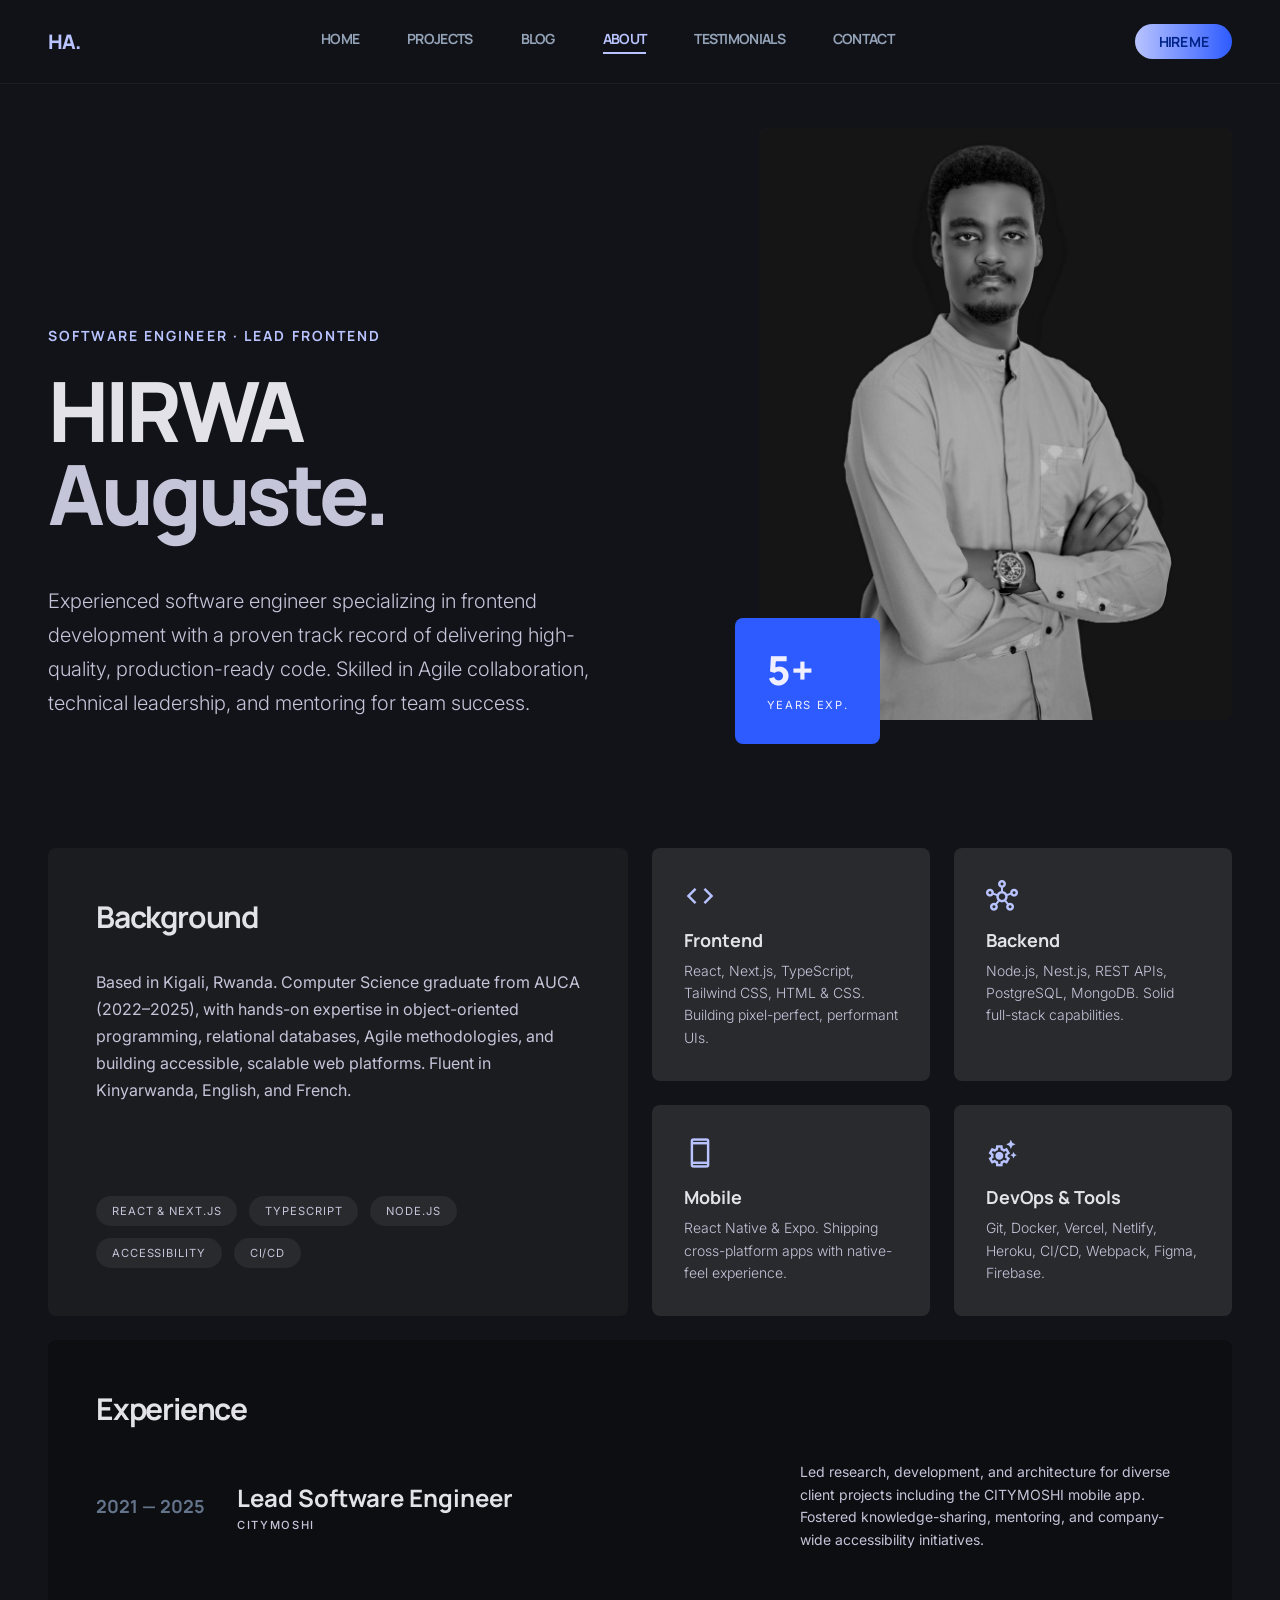
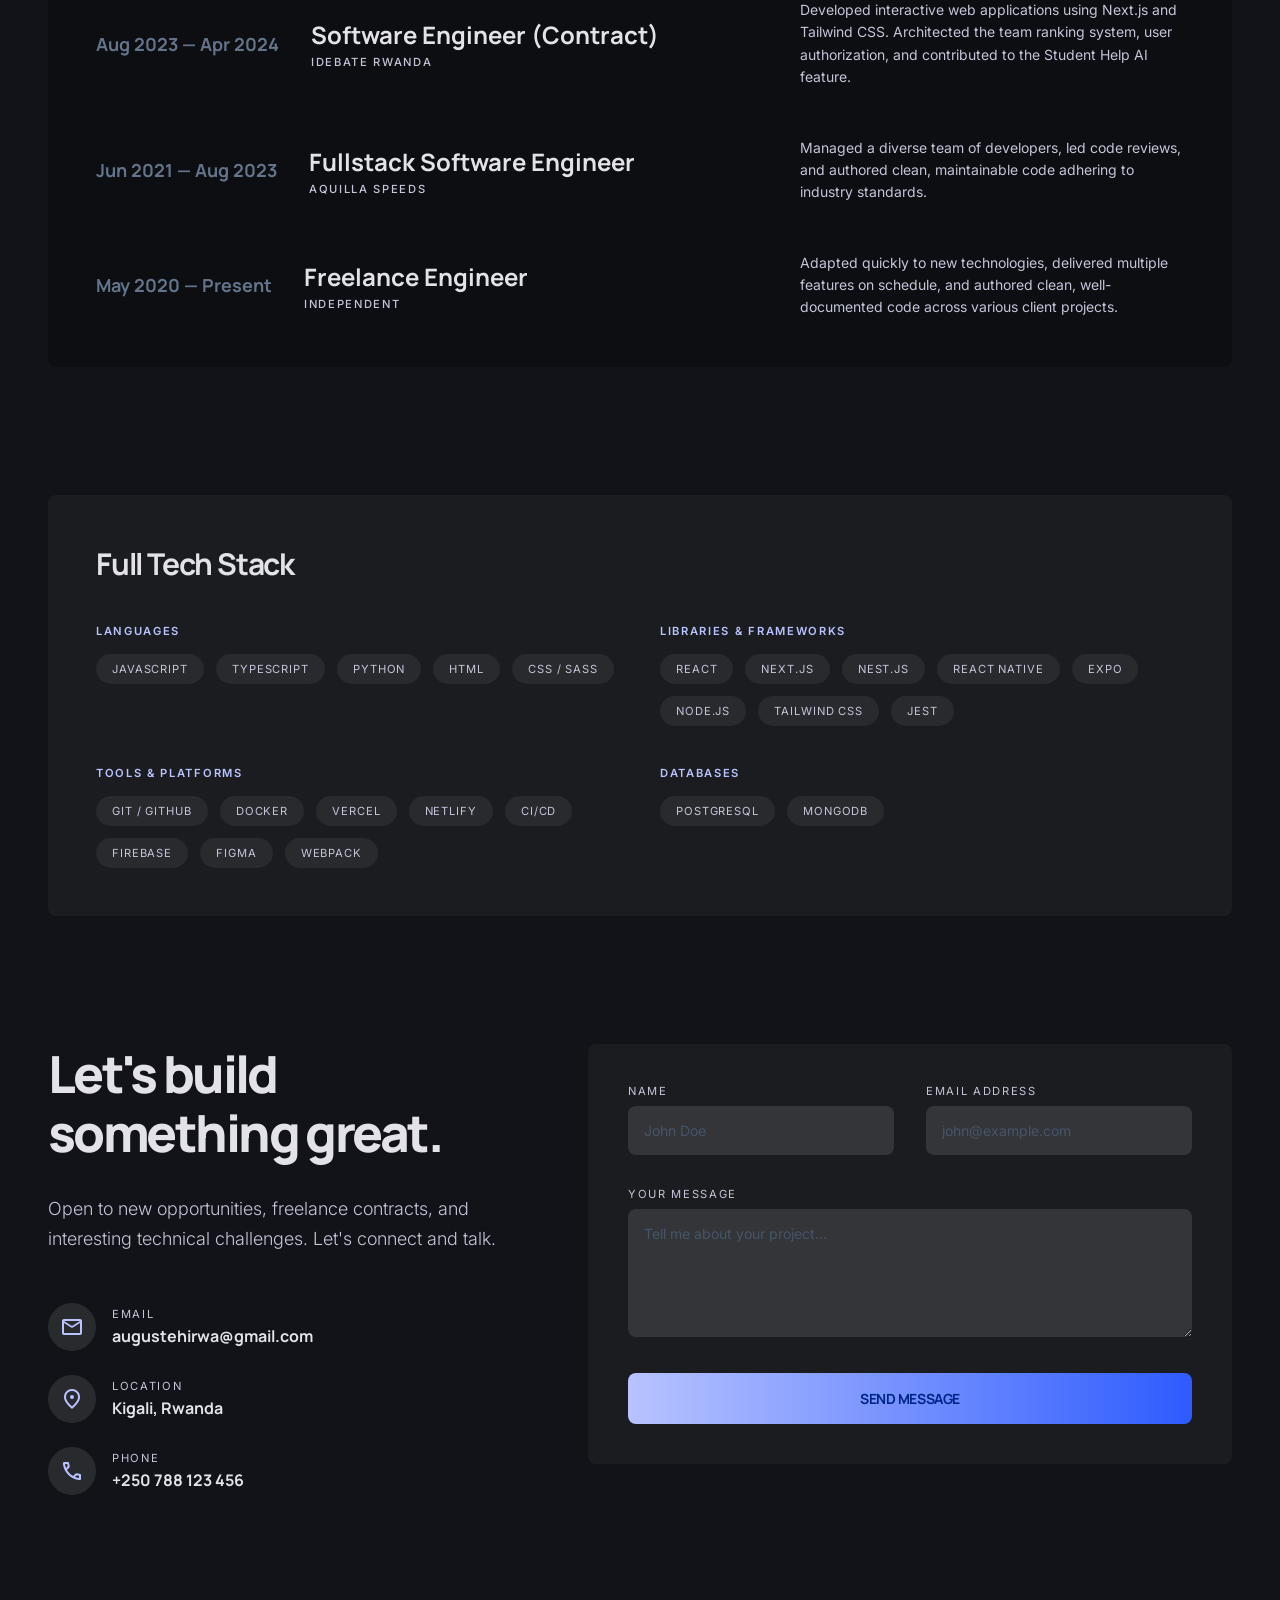
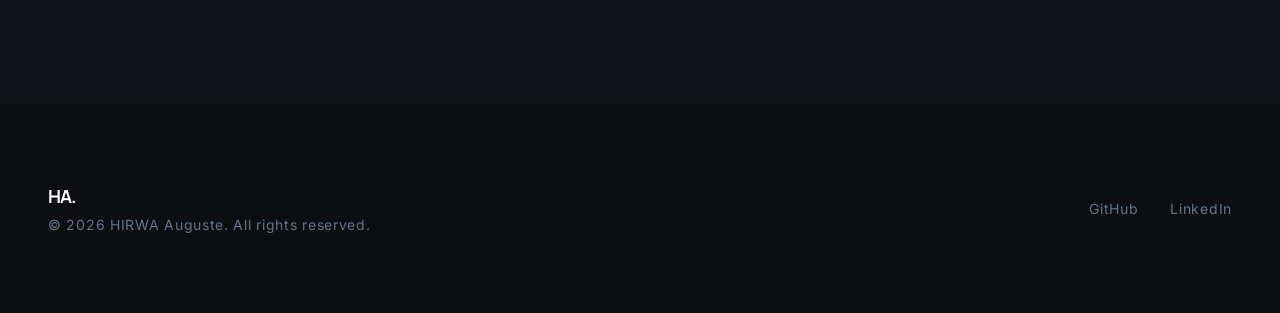
<file: about.html>
<!doctype html>
<html lang="en">
  <head>
    <meta charset="utf-8" />
    <meta content="width=device-width, initial-scale=1.0" name="viewport" />
    <title>About | HIRWA Auguste — Software Engineer</title>
    <meta
      name="description"
      content="About HIRWA Auguste — Lead Software Engineer based in Kigali, Rwanda. Expert in React, Next.js, TypeScript, and Node.js."
    />
    <meta
      property="og:title"
      content="About | HIRWA Auguste — Software Engineer"
    />
    <meta
      property="og:description"
      content="About HIRWA Auguste — Lead Software Engineer based in Kigali, Rwanda. Expert in React, Next.js, TypeScript, and Node.js."
    />
    <meta property="og:type" content="profile" />
    <meta property="og:url" content="https://hirwaauguste.com/about.html" />
    <meta property="og:image" content="user.jpg" />
    <meta name="twitter:card" content="summary_large_image" />
    <meta
      name="twitter:title"
      content="About | HIRWA Auguste — Software Engineer"
    />
    <meta
      name="twitter:description"
      content="About HIRWA Auguste — Lead Software Engineer based in Kigali, Rwanda. Expert in React, Next.js, TypeScript, and Node.js."
    />
    <meta name="twitter:image" content="user.jpg" />
    <link
      href="https://fonts.googleapis.com/css2?family=Manrope:wght@200;400;700;800&family=Inter:wght@300;400;500;600&display=swap"
      rel="stylesheet"
    />
    <link
      href="https://fonts.googleapis.com/css2?family=Material+Symbols+Outlined:wght,FILL@100..700,0..1&display=swap"
      rel="stylesheet"
    />
    <link rel="stylesheet" href="about.css" />
  </head>

  <body>
    <!-- Top Nav -->
    <nav class="topnav">
      <div class="nav-inner">
        <a class="nav-logo" href="index.html">HA.</a>

        <div class="nav-links">
          <a class="nav-link" href="index.html">Home</a>
          <a class="nav-link" href="gallery.html">Projects</a>
          <a class="nav-link" href="blog.html">Blog</a>
          <a class="nav-link active" href="about.html">About</a>
          <a class="nav-link" href="testimonials.html">Testimonials</a>
          <a class="nav-link" href="about.html#contact">Contact</a>
          <button class="btn-hire mobile-only">Hire Me</button>
        </div>

        <div class="nav-actions">
          <button class="btn-hire desktop-only">Hire Me</button>
          <button
            class="mobile-menu-btn"
            aria-label="Toggle menu"
            onclick="
              document.querySelector('.nav-links').classList.toggle('show')
            "
          >
            <span class="material-symbols-outlined">menu</span>
          </button>
        </div>
      </div>
    </nav>

    <main class="main-content">
      <!-- Hero / About -->
      <section class="hero-section">
        <div class="hero-grid">
          <div class="hero-left">
            <span class="hero-label">Software Engineer · Lead Frontend</span>
            <h1 class="hero-heading">
              HIRWA<br /><span class="hero-muted">Auguste.</span>
            </h1>
            <p class="hero-desc">
              Experienced software engineer specializing in frontend development
              with a proven track record of delivering high-quality,
              production-ready code. Skilled in Agile collaboration, technical
              leadership, and mentoring for team success.
            </p>
          </div>
          <div class="hero-right">
            <div class="portrait-frame">
              <img
                class="portrait-img"
                src="user.jpg"
                alt="HIRWA Auguste portrait"
              />
            </div>
            <div class="exp-badge">
              <span class="exp-number">5+</span>
              <p class="exp-label">Years Exp.</p>
            </div>
          </div>
        </div>
      </section>

      <!-- Bento: Background + Skills -->
      <section class="bento-section">
        <div class="bento-grid">
          <!-- Background -->
          <div class="bento-card col-2">
            <div>
              <h2 class="card-title">Background</h2>
              <p class="card-body">
                Based in Kigali, Rwanda. Computer Science graduate from AUCA
                (2022–2025), with hands-on expertise in object-oriented
                programming, relational databases, Agile methodologies, and
                building accessible, scalable web platforms. Fluent in
                Kinyarwanda, English, and French.
              </p>
            </div>
            <div class="tag-row">
              <span class="tag">React &amp; Next.js</span>
              <span class="tag">TypeScript</span>
              <span class="tag">Node.js</span>
              <span class="tag">Accessibility</span>
              <span class="tag">CI/CD</span>
            </div>
          </div>

          <!-- Skills grid -->
          <div class="bento-card col-2 skills-grid">
            <div class="skill-card">
              <span class="material-symbols-outlined skill-icon">code</span>
              <h3 class="skill-title">Frontend</h3>
              <p class="skill-desc">
                React, Next.js, TypeScript, Tailwind CSS, HTML &amp; CSS.
                Building pixel-perfect, performant UIs.
              </p>
            </div>
            <div class="skill-card">
              <span class="material-symbols-outlined skill-icon">hub</span>
              <h3 class="skill-title">Backend</h3>
              <p class="skill-desc">
                Node.js, Nest.js, REST APIs, PostgreSQL, MongoDB. Solid
                full-stack capabilities.
              </p>
            </div>
            <div class="skill-card">
              <span class="material-symbols-outlined skill-icon"
                >smartphone</span
              >
              <h3 class="skill-title">Mobile</h3>
              <p class="skill-desc">
                React Native &amp; Expo. Shipping cross-platform apps with
                native-feel experience.
              </p>
            </div>
            <div class="skill-card">
              <span class="material-symbols-outlined skill-icon"
                >settings_suggest</span
              >
              <h3 class="skill-title">DevOps &amp; Tools</h3>
              <p class="skill-desc">
                Git, Docker, Vercel, Netlify, Heroku, CI/CD, Webpack, Figma,
                Firebase.
              </p>
            </div>
          </div>

          <!-- Timeline -->
          <div class="bento-card col-4 timeline-card">
            <h2 class="card-title">Experience</h2>
            <div class="timeline">
              <div class="timeline-item">
                <div class="timeline-left">
                  <span class="timeline-year">2021 — 2025</span>
                  <div>
                    <h4 class="timeline-role">Lead Software Engineer</h4>
                    <p class="timeline-company">CITYMOSHI</p>
                  </div>
                </div>
                <span class="timeline-desc"
                  >Led research, development, and architecture for diverse
                  client projects including the CITYMOSHI mobile app. Fostered
                  knowledge-sharing, mentoring, and company-wide accessibility
                  initiatives.</span
                >
              </div>

              <div class="timeline-item">
                <div class="timeline-left">
                  <span class="timeline-year">Aug 2023 — Apr 2024</span>
                  <div>
                    <h4 class="timeline-role">Software Engineer (Contract)</h4>
                    <p class="timeline-company">IDEBATE Rwanda</p>
                  </div>
                </div>
                <span class="timeline-desc"
                  >Developed interactive web applications using Next.js and
                  Tailwind CSS. Architected the team ranking system, user
                  authorization, and contributed to the Student Help AI
                  feature.</span
                >
              </div>

              <div class="timeline-item">
                <div class="timeline-left">
                  <span class="timeline-year">Jun 2021 — Aug 2023</span>
                  <div>
                    <h4 class="timeline-role">Fullstack Software Engineer</h4>
                    <p class="timeline-company">AQUILLA SPEEDS</p>
                  </div>
                </div>
                <span class="timeline-desc"
                  >Managed a diverse team of developers, led code reviews, and
                  authored clean, maintainable code adhering to industry
                  standards.</span
                >
              </div>

              <div class="timeline-item">
                <div class="timeline-left">
                  <span class="timeline-year">May 2020 — Present</span>
                  <div>
                    <h4 class="timeline-role">Freelance Engineer</h4>
                    <p class="timeline-company">Independent</p>
                  </div>
                </div>
                <span class="timeline-desc"
                  >Adapted quickly to new technologies, delivered multiple
                  features on schedule, and authored clean, well-documented code
                  across various client projects.</span
                >
              </div>
            </div>
          </div>
        </div>
      </section>

      <!-- Technical Skills Stack -->
      <section class="stack-section">
        <div class="stack-inner">
          <h2 class="card-title">Full Tech Stack</h2>
          <div class="stack-grid">
            <div class="stack-group">
              <p class="stack-label">Languages</p>
              <div class="tag-row">
                <span class="tag">JavaScript</span>
                <span class="tag">TypeScript</span>
                <span class="tag">Python</span>
                <span class="tag">HTML</span>
                <span class="tag">CSS / Sass</span>
              </div>
            </div>
            <div class="stack-group">
              <p class="stack-label">Libraries &amp; Frameworks</p>
              <div class="tag-row">
                <span class="tag">React</span>
                <span class="tag">Next.js</span>
                <span class="tag">Nest.js</span>
                <span class="tag">React Native</span>
                <span class="tag">Expo</span>
                <span class="tag">Node.js</span>
                <span class="tag">Tailwind CSS</span>
                <span class="tag">Jest</span>
              </div>
            </div>
            <div class="stack-group">
              <p class="stack-label">Tools &amp; Platforms</p>
              <div class="tag-row">
                <span class="tag">Git / GitHub</span>
                <span class="tag">Docker</span>
                <span class="tag">Vercel</span>
                <span class="tag">Netlify</span>
                <span class="tag">CI/CD</span>
                <span class="tag">Firebase</span>
                <span class="tag">Figma</span>
                <span class="tag">Webpack</span>
              </div>
            </div>
            <div class="stack-group">
              <p class="stack-label">Databases</p>
              <div class="tag-row">
                <span class="tag">PostgreSQL</span>
                <span class="tag">MongoDB</span>
              </div>
            </div>
          </div>
        </div>
      </section>

      <!-- Contact -->
      <section class="contact-section" id="contact">
        <div class="contact-grid">
          <div class="contact-info">
            <h2 class="contact-heading">Let's build<br />something great.</h2>
            <p class="contact-desc">
              Open to new opportunities, freelance contracts, and interesting
              technical challenges. Let's connect and talk.
            </p>
            <div class="contact-details">
              <div class="contact-item">
                <span class="contact-icon-wrap">
                  <span class="material-symbols-outlined">mail</span>
                </span>
                <div>
                  <p class="contact-item-label">Email</p>
                  <p class="contact-item-value">augustehirwa@gmail.com</p>
                </div>
              </div>
              <div class="contact-item">
                <span class="contact-icon-wrap">
                  <span class="material-symbols-outlined">location_on</span>
                </span>
                <div>
                  <p class="contact-item-label">Location</p>
                  <p class="contact-item-value">Kigali, Rwanda</p>
                </div>
              </div>
              <div class="contact-item">
                <span class="contact-icon-wrap">
                  <span class="material-symbols-outlined">phone</span>
                </span>
                <div>
                  <p class="contact-item-label">Phone</p>
                  <p class="contact-item-value">+250 788 123 456</p>
                </div>
              </div>
            </div>
          </div>

          <div class="contact-form-wrap">
            <form class="contact-form">
              <div class="form-row">
                <div class="form-field">
                  <label class="form-label">Name</label>
                  <input
                    class="form-input"
                    type="text"
                    placeholder="John Doe"
                  />
                  <div class="input-underline"></div>
                </div>
                <div class="form-field">
                  <label class="form-label">Email Address</label>
                  <input
                    class="form-input"
                    type="email"
                    placeholder="john@example.com"
                  />
                  <div class="input-underline"></div>
                </div>
              </div>
              <div class="form-field">
                <label class="form-label">Your Message</label>
                <textarea
                  class="form-input form-textarea"
                  rows="4"
                  placeholder="Tell me about your project..."
                ></textarea>
                <div class="input-underline"></div>
              </div>
              <button class="btn-submit" type="submit">Send Message</button>
            </form>
          </div>
        </div>
      </section>
    </main>

    <!-- Footer -->
    <footer class="site-footer">
      <div class="footer-inner">
        <div class="footer-brand">
          <div class="footer-logo">HA.</div>
          <p class="footer-copy">
            © <span id="footer-year"></span> HIRWA Auguste. All rights reserved.
          </p>
        </div>
        <div class="footer-links-wrap">
          <div class="footer-links">
            <a
              class="footer-link"
              href="https://github.com/benconte"
              target="_blank"
              >GitHub</a
            >
            <a
              class="footer-link"
              href="https://www.linkedin.com/in/hirwa-auguste-7bba9a22a/"
              target="_blank"
              >LinkedIn</a
            >
          </div>
        </div>
      </div>
    </footer>

    <script>
      document.getElementById("footer-year").textContent =
        new Date().getFullYear();
    </script>
  </body>
</html>
</file>
<file: about.css>
:root {
  --primary: #b8c3ff;
  --primary-container: #2e5bff;
  --on-primary: #002388;
  --on-primary-container: #efefff;

  --surface: #111318;
  --surface-container-low: #1a1c20;
  --surface-container: #1e2024;
  --surface-container-high: #282a2e;
  --surface-container-highest: #333539;
  --surface-container-lowest: #0c0e12;

  --on-surface: #e2e2e8;
  --on-surface-variant: #c4c5d9;
  --outline-variant: #434656;
  --outline: #8e90a2;

  --font-headline: "Manrope", sans-serif;
  --font-body: "Inter", sans-serif;

  --transition-base: 300ms ease-out;
  --transition-slow: 700ms ease-out;
}

*,
*::before,
*::after {
  box-sizing: border-box;
  margin: 0;
  padding: 0;
}
html {
  scroll-behavior: smooth;
}
body {
  background-color: var(--surface);
  color: var(--on-surface);
  font-family: var(--font-body);
  -webkit-font-smoothing: antialiased;
}
img {
  display: block;
  max-width: 100%;
}
a {
  text-decoration: none;
  color: inherit;
}

/* ============================================================
   TOP NAV
   ============================================================ */
.topnav {
  position: fixed;
  top: 0;
  left: 0;
  right: 0;
  z-index: 50;
  background: rgba(17, 19, 24, 0.6);
  backdrop-filter: blur(24px);
  -webkit-backdrop-filter: blur(24px);
  border-bottom: 1px solid rgba(255, 255, 255, 0.05); /* optional nice touch */
}

.nav-inner {
  display: flex;
  justify-content: space-between;
  align-items: center;
  padding: 1rem 1.5rem;
  max-width: 1920px;
  margin: 0 auto;
}
@media (min-width: 768px) {
  .nav-inner {
    padding: 1.5rem 3rem;
  }
}

.nav-logo {
  font-family: var(--font-headline);
  font-size: 1.25rem;
  font-weight: 900;
  letter-spacing: -0.05em;
  text-transform: uppercase;
  color: var(--primary);
  position: relative;
  z-index: 60;
}

.nav-actions {
  display: flex;
  align-items: center;
  gap: 1rem;
  z-index: 60;
}

.mobile-menu-btn {
  background: none;
  border: none;
  color: var(--on-surface);
  cursor: pointer;
  display: flex;
  align-items: center;
  justify-content: center;
}
.mobile-menu-btn .material-symbols-outlined {
  font-size: 1.75rem;
}
@media (min-width: 768px) {
  .mobile-menu-btn {
    display: none;
  }
}

.desktop-only {
  display: none;
}
@media (min-width: 768px) {
  .desktop-only {
    display: block;
  }
}

.mobile-only {
  display: block;
  width: 100%;
  margin-top: 1rem;
}
@media (min-width: 768px) {
  .mobile-only {
    display: none;
  }
}

.nav-links {
  position: absolute;
  top: 0;
  left: 0;
  right: 0;
  background: rgba(17, 19, 24, 0.98);
  backdrop-filter: blur(24px);
  -webkit-backdrop-filter: blur(24px);
  display: flex;
  flex-direction: column;
  padding: 5rem 1.5rem 2rem 1.5rem;
  gap: 1.5rem;
  transform: translateY(-100%);
  opacity: 0;
  visibility: hidden;
  transition:
    transform var(--transition-base),
    opacity var(--transition-base),
    visibility var(--transition-base);
  z-index: 40;
  border-bottom: 1px solid rgba(255, 255, 255, 0.05);
  box-shadow: 0 10px 30px rgba(0, 0, 0, 0.5);
}
.nav-links.show {
  transform: translateY(0);
  opacity: 1;
  visibility: visible;
}

@media (min-width: 768px) {
  .nav-links {
    position: static;
    transform: none;
    opacity: 1;
    visibility: visible;
    background: none;
    backdrop-filter: none;
    -webkit-backdrop-filter: none;
    flex-direction: row;
    padding: 0;
    gap: 3rem;
    border-bottom: none;
    box-shadow: none;
  }
}

.nav-link {
  font-family: var(--font-headline);
  font-weight: 700;
  font-size: 1.125rem;
  letter-spacing: -0.05em;
  text-transform: uppercase;
  color: #94a3b8;
  transition: color var(--transition-base);
}
@media (min-width: 768px) {
  .nav-link {
    font-size: 0.875rem;
  }
}

.nav-link:hover {
  color: #ffffff;
}

.nav-link.active {
  color: var(--primary);
}
@media (min-width: 768px) {
  .nav-link.active {
    border-bottom: 2px solid var(--primary);
    padding-bottom: 0.25rem;
  }
}

.btn-hire {
  font-family: var(--font-headline);
  font-weight: 700;
  font-size: 0.875rem;
  letter-spacing: -0.05em;
  text-transform: uppercase;
  color: var(--on-primary);
  background: linear-gradient(
    to right,
    var(--primary),
    var(--primary-container)
  );
  border: none;
  cursor: pointer;
  padding: 0.75rem 2rem;
  border-radius: 999px;
  transition: box-shadow var(--transition-base);
}
@media (min-width: 768px) {
  .btn-hire {
    padding: 0.5rem 1.5rem;
  }
}

.btn-hire:hover {
  box-shadow: 0 0 20px rgba(184, 195, 255, 0.4);
}

/* ============================================================
   MAIN
   ============================================================ */
.main-content {
  padding-top: 8rem;
  padding-bottom: 5rem;
}

/* ============================================================
   HERO SECTION
   ============================================================ */
.hero-section {
  padding: 0 3rem;
  max-width: 1920px;
  margin: 0 auto 8rem;
}

.hero-grid {
  display: grid;
  grid-template-columns: 1fr;
  gap: 3rem;
  align-items: end;
}
@media (min-width: 768px) {
  .hero-grid {
    grid-template-columns: 7fr 5fr;
  }
}

.hero-label {
  display: block;
  font-family: var(--font-headline);
  font-weight: 700;
  font-size: 0.875rem;
  letter-spacing: 0.15em;
  text-transform: uppercase;
  color: var(--primary);
  margin-bottom: 1.5rem;
}

.hero-heading {
  font-family: var(--font-headline);
  font-weight: 800;
  letter-spacing: -0.05em;
  line-height: 1;
  color: var(--on-surface);
  font-size: clamp(3rem, 7vw, 5rem);
  margin-bottom: 3rem;
}
@media (min-width: 768px) {
  .hero-heading {
    font-size: clamp(4rem, 6.5vw, 8rem);
  }
}

.hero-muted {
  color: var(--on-surface-variant);
}

.hero-desc {
  font-size: 1.25rem;
  line-height: 1.7;
  font-weight: 300;
  color: var(--on-surface-variant);
  max-width: 36rem;
}

/* Portrait */
.hero-right {
  position: relative;
}

.portrait-frame {
  aspect-ratio: 4 / 5;
  background-color: var(--surface-container-low);
  border-radius: 0.5rem;
  overflow: hidden;
}

.portrait-img {
  width: 100%;
  height: 100%;
  object-fit: cover;
  filter: grayscale(100%);
  transition: filter var(--transition-slow);
}
.portrait-img:hover {
  filter: grayscale(0%);
}

.exp-badge {
  display: none;
  position: absolute;
  bottom: -1.5rem;
  left: -1.5rem;
  background-color: var(--primary-container);
  padding: 2rem;
  border-radius: 0.5rem;
}
@media (min-width: 768px) {
  .exp-badge {
    display: block;
  }
}

.exp-number {
  display: block;
  font-family: var(--font-headline);
  font-weight: 900;
  font-size: 2.5rem;
  line-height: 1;
  color: var(--on-primary-container);
}
.exp-label {
  font-family: var(--font-body);
  font-size: 0.7rem;
  letter-spacing: 0.15em;
  text-transform: uppercase;
  color: var(--on-primary-container);
  margin-top: 0.5rem;
}

/* ============================================================
   BENTO SECTION
   ============================================================ */
.bento-section {
  padding: 0 3rem;
  max-width: 1920px;
  margin: 0 auto 8rem;
}

.bento-grid {
  display: grid;
  grid-template-columns: 1fr;
  gap: 1.5rem;
}
@media (min-width: 768px) {
  .bento-grid {
    grid-template-columns: repeat(4, 1fr);
  }
  .col-2 {
    grid-column: span 2;
  }
  .col-4 {
    grid-column: span 4;
  }
}

.bento-card {
  background-color: var(--surface-container-low);
  padding: 3rem;
  border-radius: 0.5rem;
  display: flex;
  flex-direction: column;
  justify-content: space-between;
}

.timeline-card {
  background-color: var(--surface-container-lowest);
}

.card-title {
  font-family: var(--font-headline);
  font-size: 1.875rem;
  font-weight: 700;
  letter-spacing: -0.04em;
  color: var(--on-surface);
  margin-bottom: 2rem;
}

.card-body {
  color: var(--on-surface-variant);
  line-height: 1.7;
  margin-bottom: 1.5rem;
}

.tag-row {
  display: flex;
  flex-wrap: wrap;
  gap: 0.75rem;
}

.tag {
  background-color: var(--surface-container-high);
  padding: 0.5rem 1rem;
  border-radius: 999px;
  font-family: var(--font-body);
  font-size: 0.7rem;
  letter-spacing: 0.08em;
  text-transform: uppercase;
  color: var(--on-surface-variant);
}

/* Skills subgrid */
.skills-grid {
  display: grid;
  grid-template-columns: repeat(2, 1fr);
  gap: 1.5rem;
  padding: 0;
  background: transparent;
}

.skill-card {
  background-color: var(--surface-container-high);
  padding: 2rem;
  border-radius: 0.5rem;
}

.skill-icon {
  font-size: 2rem;
  color: var(--primary);
  display: block;
  margin-bottom: 1rem;
}

.skill-title {
  font-family: var(--font-headline);
  font-size: 1.125rem;
  font-weight: 700;
  color: var(--on-surface);
  margin-bottom: 0.5rem;
}

.skill-desc {
  font-size: 0.875rem;
  font-weight: 300;
  color: var(--on-surface-variant);
  line-height: 1.6;
}

/* Timeline */
.timeline {
  display: flex;
  flex-direction: column;
  gap: 3rem;
}

.timeline-item {
  display: flex;
  flex-direction: column;
  gap: 1rem;
}
@media (min-width: 768px) {
  .timeline-item {
    flex-direction: row;
    justify-content: space-between;
    align-items: center;
  }
}

.timeline-left {
  display: flex;
  align-items: center;
  gap: 2rem;
}

.timeline-year {
  font-family: var(--font-headline);
  font-weight: 700;
  font-size: 1.125rem;
  color: #64748b;
  white-space: nowrap;
}

.timeline-role {
  font-family: var(--font-headline);
  font-size: 1.5rem;
  font-weight: 700;
  color: var(--on-surface);
  transition: color var(--transition-base);
}
.timeline-item:hover .timeline-role {
  color: var(--primary);
}

.timeline-company {
  font-family: var(--font-body);
  font-size: 0.7rem;
  letter-spacing: 0.15em;
  text-transform: uppercase;
  color: var(--on-surface-variant);
  font-weight: 500;
  margin-top: 0.25rem;
}

.timeline-desc {
  font-size: 0.875rem;
  color: var(--on-surface-variant);
  max-width: 24rem;
  line-height: 1.6;
}

/* ============================================================
   CONTACT SECTION
   ============================================================ */
.contact-section {
  padding: 0 3rem;
  max-width: 1920px;
  margin: 0 auto;
  scroll-margin-top: 6rem;
}

.contact-grid {
  display: grid;
  grid-template-columns: 1fr;
  gap: 5rem;
}
@media (min-width: 768px) {
  .contact-grid {
    grid-template-columns: 5fr 7fr;
  }
}

.contact-heading {
  font-family: var(--font-headline);
  font-size: clamp(2rem, 4vw, 3.25rem);
  font-weight: 800;
  letter-spacing: -0.05em;
  line-height: 1.15;
  color: var(--on-surface);
  margin-bottom: 2rem;
}

.contact-desc {
  font-size: 1.125rem;
  font-weight: 300;
  line-height: 1.7;
  color: var(--on-surface-variant);
  margin-bottom: 3rem;
}

.contact-details {
  display: flex;
  flex-direction: column;
  gap: 1.5rem;
}

.contact-item {
  display: flex;
  align-items: center;
  gap: 1rem;
}

.contact-icon-wrap {
  width: 3rem;
  height: 3rem;
  border-radius: 50%;
  background-color: var(--surface-container-high);
  display: flex;
  align-items: center;
  justify-content: center;
  color: var(--primary);
  flex-shrink: 0;
}

.contact-item-label {
  font-family: var(--font-body);
  font-size: 0.7rem;
  letter-spacing: 0.15em;
  text-transform: uppercase;
  color: var(--on-surface-variant);
  margin-bottom: 0.25rem;
}

.contact-item-value {
  font-family: var(--font-headline);
  font-weight: 700;
  color: var(--on-surface);
}

.contact-form {
  background-color: var(--surface-container-low);
  padding: 2.5rem;
  border-radius: 0.5rem;
  display: flex;
  flex-direction: column;
  gap: 2rem;
}

.form-row {
  display: grid;
  grid-template-columns: 1fr;
  gap: 2rem;
}
@media (min-width: 768px) {
  .form-row {
    grid-template-columns: 1fr 1fr;
  }
}

.form-field {
  position: relative;
}

.form-label {
  display: block;
  font-family: var(--font-body);
  font-size: 0.7rem;
  letter-spacing: 0.15em;
  text-transform: uppercase;
  color: var(--on-surface-variant);
  margin-bottom: 0.5rem;
}

.form-input {
  width: 100%;
  background-color: var(--surface-container-highest);
  border: none;
  outline: none;
  color: var(--on-surface);
  padding: 1rem;
  border-radius: 0.5rem;
  font-family: var(--font-body);
  font-size: 0.875rem;
  transition: box-shadow var(--transition-base);
}

.form-input::placeholder {
  color: #475569;
}

.form-textarea {
  resize: vertical;
  min-height: 8rem;
}

.input-underline {
  position: absolute;
  bottom: 0;
  left: 50%;
  transform: translateX(-50%);
  height: 2px;
  width: 0;
  background-color: var(--primary);
  transition: width 500ms ease-out;
}

.form-field:focus-within .input-underline {
  width: 100%;
}

.btn-submit {
  width: 100%;
  background: linear-gradient(
    to right,
    var(--primary),
    var(--primary-container)
  );
  color: var(--on-primary);
  border: none;
  cursor: pointer;
  padding: 1rem;
  border-radius: 0.5rem;
  font-family: var(--font-headline);
  font-weight: 700;
  font-size: 0.875rem;
  letter-spacing: -0.03em;
  text-transform: uppercase;
  transition: box-shadow 500ms ease-out;
}
.btn-submit:hover {
  box-shadow: 0 0 30px rgba(184, 195, 255, 0.2);
}

/* ============================================================
   STACK SECTION
   ============================================================ */
.stack-section {
  padding: 0 3rem;
  max-width: 1920px;
  margin: 0 auto 8rem;
}

.stack-inner {
  background-color: var(--surface-container-low);
  border-radius: 0.5rem;
  padding: 3rem;
}

.stack-inner .card-title {
  margin-bottom: 2.5rem;
}

.stack-grid {
  display: grid;
  grid-template-columns: 1fr;
  gap: 2.5rem;
}

@media (min-width: 768px) {
  .stack-grid {
    grid-template-columns: repeat(2, 1fr);
  }
}

.stack-group {
  display: flex;
  flex-direction: column;
  gap: 1rem;
}

.stack-label {
  font-family: var(--font-body);
  font-size: 0.7rem;
  letter-spacing: 0.15em;
  text-transform: uppercase;
  color: var(--primary);
  font-weight: 600;
}

/* ============================================================
   FOOTER
   ============================================================ */
.site-footer {
  background-color: #0c0e12;
  padding: 5rem 0;
  margin-top: 8rem;
  border-top: 1px solid rgba(67, 70, 86, 0.1);
}

.footer-inner {
  display: flex;
  flex-direction: column;
  align-items: center;
  gap: 2.5rem;
  padding: 0 3rem;
  max-width: 1920px;
  margin: 0 auto;
}
@media (min-width: 768px) {
  .footer-inner {
    flex-direction: row;
    justify-content: space-between;
    gap: 0;
  }
}

.footer-logo {
  font-family: var(--font-headline);
  font-size: 1.125rem;
  font-weight: 700;
  text-transform: uppercase;
  letter-spacing: -0.05em;
  color: #ffffff;
  margin-bottom: 0.5rem;
}

.footer-copy {
  font-family: var(--font-body);
  font-size: 0.875rem;
  letter-spacing: 0.05em;
  color: #64748b;
}

.footer-links-wrap {
  display: flex;
  flex-wrap: wrap;
  justify-content: center;
  align-items: center;
  gap: 2rem;
}

.footer-links {
  display: flex;
  gap: 2rem;
}

.footer-link {
  font-family: var(--font-body);
  font-size: 0.875rem;
  letter-spacing: 0.05em;
  color: #64748b;
  transition: color var(--transition-base);
}
.footer-link:hover {
  color: var(--primary);
}

.footer-divider {
  width: 3rem;
  height: 1px;
  background-color: var(--outline-variant);
  display: none;
}
@media (min-width: 768px) {
  .footer-divider {
    display: block;
  }
}
</file>
